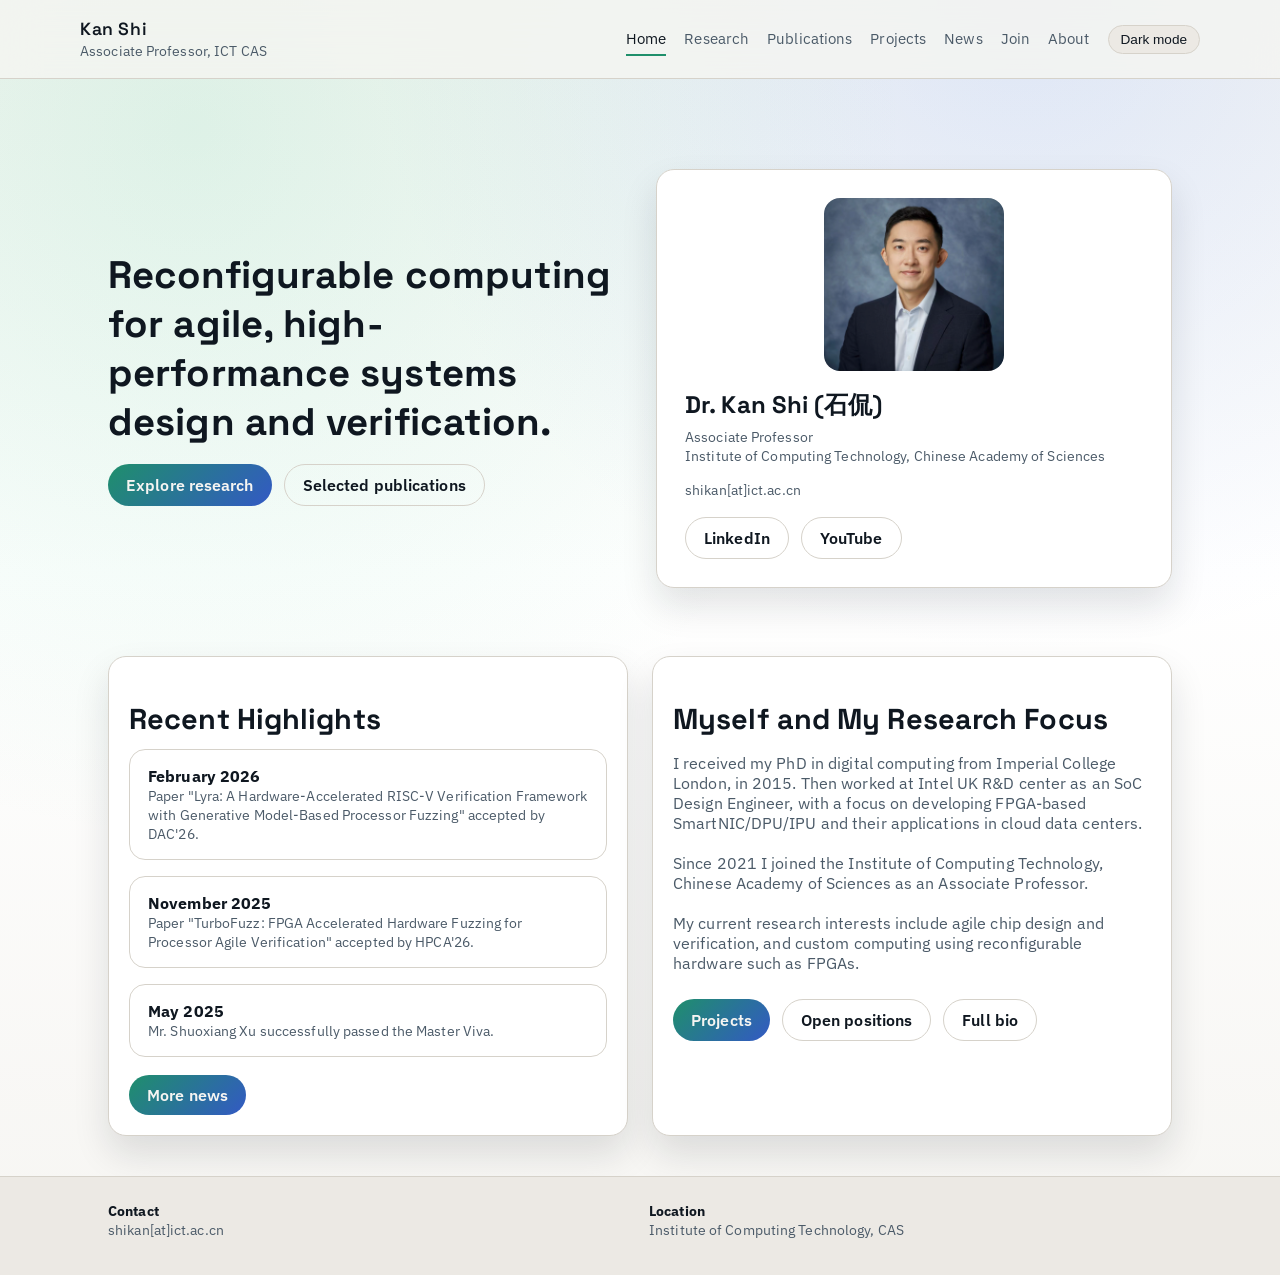
<file: index.html>
<!DOCTYPE html>
<html lang="en" data-theme="dark">
<head>
  <meta charset="utf-8">
  <meta name="viewport" content="width=device-width, initial-scale=1">
  <title>Kan Shi | Academic Portfolio</title>
  <link rel="preconnect" href="https://fonts.googleapis.com">
  <link rel="preconnect" href="https://fonts.gstatic.com" crossorigin>
  <link href="https://fonts.googleapis.com/css2?family=IBM+Plex+Sans:wght@400;500;600&family=Space+Grotesk:wght@500;600;700&display=swap" rel="stylesheet">
  <link rel="stylesheet" href="/css/site.css">
</head>
<body>
  <header class="site-header">
    <div class="container header-inner">
      <a class="brand" href="/">
        <span class="brand-title">Kan Shi</span>
        <span class="brand-subtitle">Associate Professor, ICT CAS</span>
      </a>
      <nav class="nav" aria-label="Primary">
        <a href="/">Home</a>
        <a href="/research/">Research</a>
        <a href="/publications/">Publications</a>
        <a href="/projects/">Projects</a>
        <a href="/news/">News</a>
        <a href="/join/">Join</a>
        <a href="/about/">About</a>
        <button class="theme-toggle" type="button" data-theme-toggle aria-pressed="true">Light mode</button>
      </nav>
    </div>
  </header>

  <main>
    <section class="hero">
      <div class="container hero-grid">
        <div>
          <h1 class="hero-title">Reconfigurable computing for agile, high-performance systems design and verification.</h1>
          <div class="cta-row">
            <a class="button" href="/research/">Explore research</a>
            <a class="button secondary" href="/publications/">Selected publications</a>
          </div>
        </div>
        <div class="hero-card">
          <img class="hero-portrait" src="/img/sk%20photo%202025.png" alt="Portrait of Kan Shi">
          <h2 style="margin: 8px 0 6px; font-family: var(--font-display);">Dr. Kan Shi (石侃)</h2>
          <div class="meta">Associate Professor</div>
          <div class="meta">Institute of Computing Technology, Chinese Academy of Sciences</div>
          <p class="meta">shikan[at]ict.ac.cn</p>
          <div class="cta-row">
            <a class="button secondary" href="https://www.linkedin.com/in/kan-shi-shilicon/" target="_blank" rel="noopener noreferrer">LinkedIn</a>
            <a class="button secondary" href="https://www.youtube.com/@laoshi_tec" target="_blank" rel="noopener noreferrer">YouTube</a>
          </div>
        </div>
      </div>
    </section>

    <section class="section">
      <div class="container two-col">
        <div class="card">
          <h2 class="section-title">Recent Highlights</h2>
          <!-- highlights:start -->
          <ul class="list stagger" style="margin: 0;">
            <li>
            <strong>February 2026</strong>
            <div class="meta">Paper "Lyra: A Hardware-Accelerated RISC-V Verification Framework with Generative Model-Based Processor Fuzzing" accepted by DAC'26.</div>
            </li>
            <li>
            <strong>November 2025</strong>
            <div class="meta">Paper "TurboFuzz: FPGA Accelerated Hardware Fuzzing for Processor Agile Verification" accepted by HPCA'26.</div>
            </li>
            <li>
            <strong>May 2025</strong>
            <div class="meta">Mr. Shuoxiang Xu successfully passed the Master Viva.</div>
            </li>
          </ul>
          <!-- highlights:end -->
          <div class="cta-row">
            <a class="button" href="/news/">More news</a>
          </div>
        </div>
        <div class="card">
          <h2 class="section-title">Myself and My Research Focus</h2>
          <p class="section-subtitle">I received my PhD in digital computing from Imperial College London, in 2015. Then worked at Intel UK R&D center as an SoC Design Engineer, with a focus on developing FPGA-based SmartNIC/DPU/IPU and their applications in cloud data centers.<br><br>Since 2021 I joined the Institute of Computing Technology, Chinese Academy of Sciences as an Associate Professor.<br><br>My current research interests include agile chip design and verification, and custom computing using reconfigurable hardware such as FPGAs.</p>
          <div class="cta-row">
            <a class="button" href="/projects/">Projects</a>
            <a class="button secondary" href="/join/">Open positions</a>
            <a class="button secondary" href="/about/">Full bio</a>
          </div>
        </div>
      </div>
    </section>
  </main>

  <footer class="site-footer">
    <div class="container footer-grid">
      <div>
        <strong>Contact</strong>
        <div>shikan[at]ict.ac.cn</div>
      </div>
      <div>
        <strong>Location</strong>
        <div>Institute of Computing Technology, CAS</div>
      </div>
    </div>
  </footer>

  <script src="/js/site.js"></script>
</body>
</html>
</file>
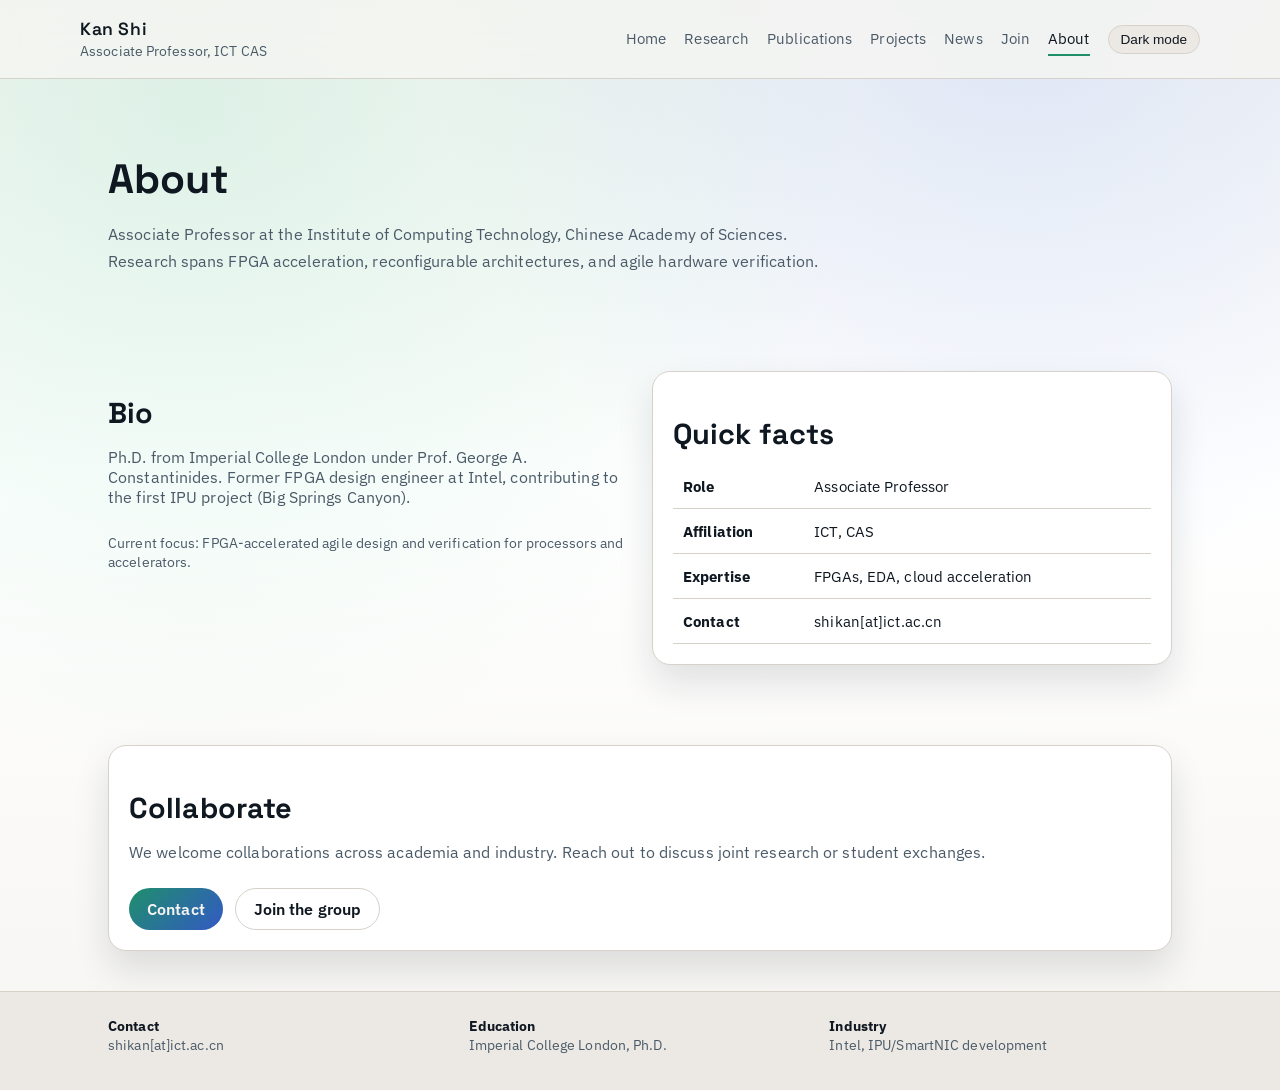
<file: about/index.html>
<!DOCTYPE html>
<html lang="en" data-theme="dark">
<head>
  <meta charset="utf-8">
  <meta name="viewport" content="width=device-width, initial-scale=1">
  <title>About | Kan Shi</title>
  <link rel="preconnect" href="https://fonts.googleapis.com">
  <link rel="preconnect" href="https://fonts.gstatic.com" crossorigin>
  <link href="https://fonts.googleapis.com/css2?family=IBM+Plex+Sans:wght@400;500;600&family=Space+Grotesk:wght@500;600;700&display=swap" rel="stylesheet">
  <link rel="stylesheet" href="/css/site.css">
</head>
<body>
  <header class="site-header">
    <div class="container header-inner">
      <a class="brand" href="/">
        <span class="brand-title">Kan Shi</span>
        <span class="brand-subtitle">Associate Professor, ICT CAS</span>
      </a>
      <nav class="nav" aria-label="Primary">
        <a href="/">Home</a>
        <a href="/research/">Research</a>
        <a href="/publications/">Publications</a>
        <a href="/projects/">Projects</a>
        <a href="/news/">News</a>
        <a href="/join/">Join</a>
        <a href="/about/">About</a>
        <button class="theme-toggle" type="button" data-theme-toggle aria-pressed="true">Light mode</button>
      </nav>
    </div>
  </header>

  <main>
    <section class="section">
      <div class="container">
        <h1 class="page-title">About</h1>
        <p class="page-intro">Associate Professor at the Institute of Computing Technology, Chinese Academy of Sciences. Research spans FPGA acceleration, reconfigurable architectures, and agile hardware verification.</p>
      </div>
    </section>

    <section class="section">
      <div class="container two-col">
        <div>
          <h2 class="section-title">Bio</h2>
          <p class="section-subtitle">Ph.D. from Imperial College London under Prof. George A. Constantinides. Former FPGA design engineer at Intel, contributing to the first IPU project (Big Springs Canyon).</p>
          <p class="meta">Current focus: FPGA-accelerated agile design and verification for processors and accelerators.</p>
        </div>
        <div class="card">
          <h2 class="section-title">Quick facts</h2>
          <table class="table">
            <tr><th>Role</th><td>Associate Professor</td></tr>
            <tr><th>Affiliation</th><td>ICT, CAS</td></tr>
            <tr><th>Expertise</th><td>FPGAs, EDA, cloud acceleration</td></tr>
            <tr><th>Contact</th><td>shikan[at]ict.ac.cn</td></tr>
          </table>
        </div>
      </div>
    </section>

    <section class="section">
      <div class="container">
        <div class="card">
          <h2 class="section-title">Collaborate</h2>
          <p class="section-subtitle">We welcome collaborations across academia and industry. Reach out to discuss joint research or student exchanges.</p>
          <div class="cta-row">
            <a class="button" href="mailto:shikan@ict.ac.cn">Contact</a>
            <a class="button secondary" href="/join/">Join the group</a>
          </div>
        </div>
      </div>
    </section>
  </main>

  <footer class="site-footer">
    <div class="container footer-grid">
      <div>
        <strong>Contact</strong>
        <div>shikan[at]ict.ac.cn</div>
      </div>
      <div>
        <strong>Education</strong>
        <div>Imperial College London, Ph.D.</div>
      </div>
      <div>
        <strong>Industry</strong>
        <div>Intel, IPU/SmartNIC development</div>
      </div>
    </div>
  </footer>

  <script src="/js/site.js"></script>
</body>
</html>
</file>
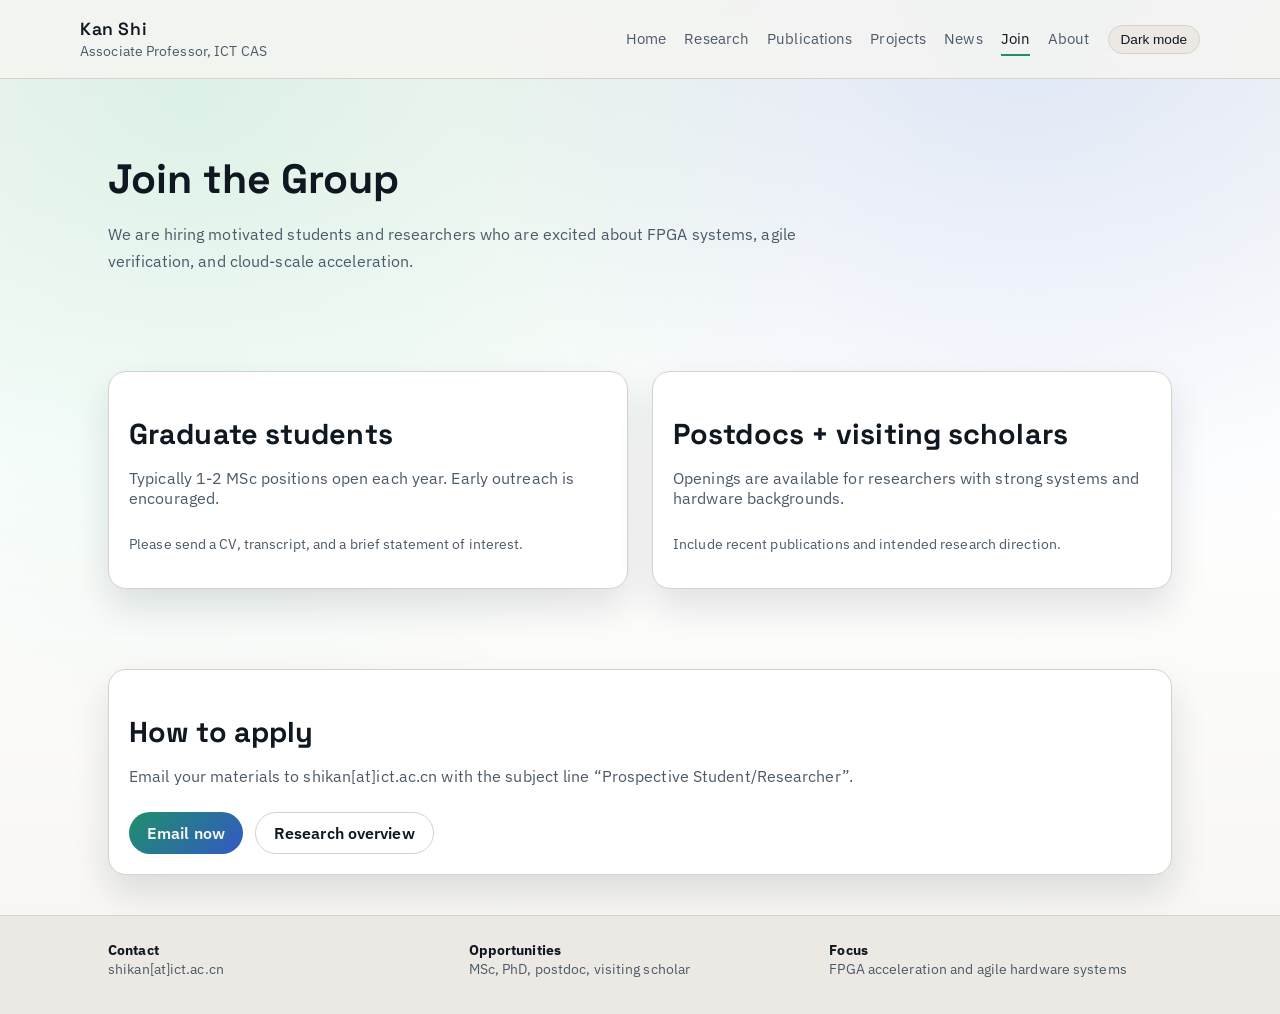
<file: join/index.html>
<!DOCTYPE html>
<html lang="en" data-theme="dark">
<head>
  <meta charset="utf-8">
  <meta name="viewport" content="width=device-width, initial-scale=1">
  <title>Join | Kan Shi</title>
  <link rel="preconnect" href="https://fonts.googleapis.com">
  <link rel="preconnect" href="https://fonts.gstatic.com" crossorigin>
  <link href="https://fonts.googleapis.com/css2?family=IBM+Plex+Sans:wght@400;500;600&family=Space+Grotesk:wght@500;600;700&display=swap" rel="stylesheet">
  <link rel="stylesheet" href="/css/site.css">
</head>
<body>
  <header class="site-header">
    <div class="container header-inner">
      <a class="brand" href="/">
        <span class="brand-title">Kan Shi</span>
        <span class="brand-subtitle">Associate Professor, ICT CAS</span>
      </a>
      <nav class="nav" aria-label="Primary">
        <a href="/">Home</a>
        <a href="/research/">Research</a>
        <a href="/publications/">Publications</a>
        <a href="/projects/">Projects</a>
        <a href="/news/">News</a>
        <a href="/join/">Join</a>
        <a href="/about/">About</a>
        <button class="theme-toggle" type="button" data-theme-toggle aria-pressed="true">Light mode</button>
      </nav>
    </div>
  </header>

  <main>
    <section class="section">
      <div class="container">
        <h1 class="page-title">Join the Group</h1>
        <p class="page-intro">We are hiring motivated students and researchers who are excited about FPGA systems, agile verification, and cloud-scale acceleration.</p>
      </div>
    </section>

    <section class="section">
      <div class="container two-col">
        <div class="card">
          <h2 class="section-title">Graduate students</h2>
          <p class="section-subtitle">Typically 1-2 MSc positions open each year. Early outreach is encouraged.</p>
          <p class="meta">Please send a CV, transcript, and a brief statement of interest.</p>
        </div>
        <div class="card">
          <h2 class="section-title">Postdocs + visiting scholars</h2>
          <p class="section-subtitle">Openings are available for researchers with strong systems and hardware backgrounds.</p>
          <p class="meta">Include recent publications and intended research direction.</p>
        </div>
      </div>
    </section>

    <section class="section">
      <div class="container">
        <div class="card">
          <h2 class="section-title">How to apply</h2>
          <p class="section-subtitle">Email your materials to shikan[at]ict.ac.cn with the subject line “Prospective Student/Researcher”.</p>
          <div class="cta-row">
            <a class="button" href="mailto:shikan@ict.ac.cn">Email now</a>
            <a class="button secondary" href="/research/">Research overview</a>
          </div>
        </div>
      </div>
    </section>
  </main>

  <footer class="site-footer">
    <div class="container footer-grid">
      <div>
        <strong>Contact</strong>
        <div>shikan[at]ict.ac.cn</div>
      </div>
      <div>
        <strong>Opportunities</strong>
        <div>MSc, PhD, postdoc, visiting scholar</div>
      </div>
      <div>
        <strong>Focus</strong>
        <div>FPGA acceleration and agile hardware systems</div>
      </div>
    </div>
  </footer>

  <script src="/js/site.js"></script>
</body>
</html>
</file>
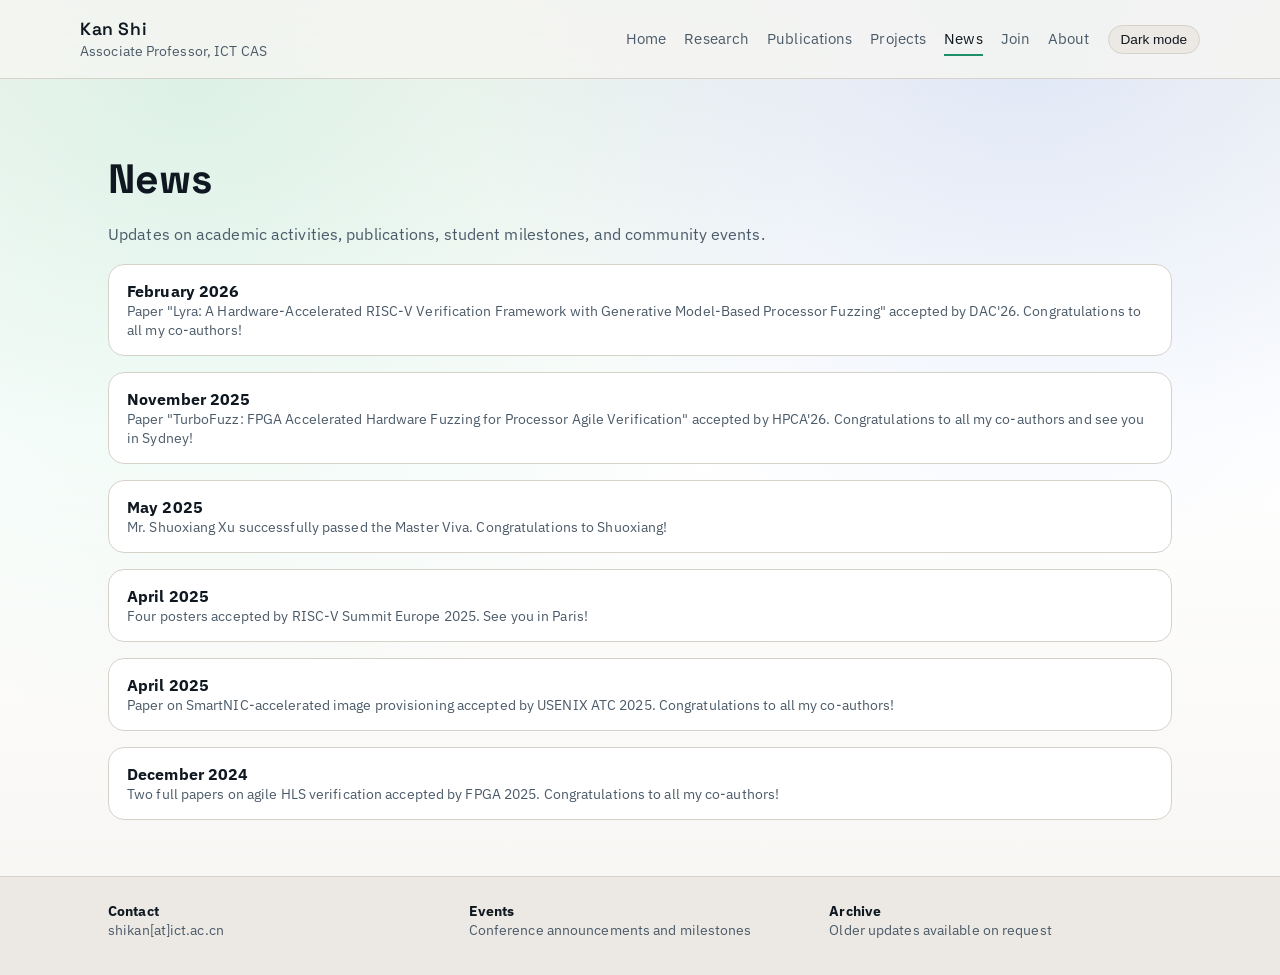
<file: news/index.html>
<!DOCTYPE html>
<html lang="en" data-theme="dark">
<head>
  <meta charset="utf-8">
  <meta name="viewport" content="width=device-width, initial-scale=1">
  <title>News | Kan Shi</title>
  <link rel="preconnect" href="https://fonts.googleapis.com">
  <link rel="preconnect" href="https://fonts.gstatic.com" crossorigin>
  <link href="https://fonts.googleapis.com/css2?family=IBM+Plex+Sans:wght@400;500;600&family=Space+Grotesk:wght@500;600;700&display=swap" rel="stylesheet">
  <link rel="stylesheet" href="/css/site.css">
</head>
<body>
  <header class="site-header">
    <div class="container header-inner">
      <a class="brand" href="/">
        <span class="brand-title">Kan Shi</span>
        <span class="brand-subtitle">Associate Professor, ICT CAS</span>
      </a>
      <nav class="nav" aria-label="Primary">
        <a href="/">Home</a>
        <a href="/research/">Research</a>
        <a href="/publications/">Publications</a>
        <a href="/projects/">Projects</a>
        <a href="/news/">News</a>
        <a href="/join/">Join</a>
        <a href="/about/">About</a>
        <button class="theme-toggle" type="button" data-theme-toggle aria-pressed="true">Light mode</button>
      </nav>
    </div>
  </header>

  <main>
    <section class="section section-tight-bottom">
      <div class="container">
        <h1 class="page-title">News</h1>
        <p class="page-intro publication-intro">Updates on academic activities, publications, student milestones, and community events.</p>
      </div>
    </section>

    <section class="section section-tight-top">
      <div class="container">
        <ul class="list stagger">
          <li>
            <strong>February 2026</strong>
            <div class="meta">Paper "Lyra: A Hardware-Accelerated RISC-V Verification Framework with Generative Model-Based Processor Fuzzing" accepted by DAC'26. Congratulations to all my co-authors! </div>
          </li>
          <li>
            <strong>November 2025</strong>
            <div class="meta">Paper "TurboFuzz: FPGA Accelerated Hardware Fuzzing for Processor Agile Verification" accepted by HPCA'26. Congratulations to all my co-authors and see you in Sydney!</div>
          </li>
          <li>
            <strong>May 2025</strong>
            <div class="meta">Mr. Shuoxiang Xu successfully passed the Master Viva. Congratulations to Shuoxiang!</div>
          </li>
          <li>
            <strong>April 2025</strong>
            <div class="meta">Four posters accepted by RISC-V Summit Europe 2025. See you in Paris!</div>
          </li>
          <li>
            <strong>April 2025</strong>
            <div class="meta">Paper on SmartNIC-accelerated image provisioning accepted by USENIX ATC 2025. Congratulations to all my co-authors!</div>
          </li>
          <li>
            <strong>December 2024</strong>
            <div class="meta">Two full papers on agile HLS verification accepted by FPGA 2025. Congratulations to all my co-authors!</div>
          </li>
        </ul>
      </div>
    </section>
  </main>

  <footer class="site-footer">
    <div class="container footer-grid">
      <div>
        <strong>Contact</strong>
        <div>shikan[at]ict.ac.cn</div>
      </div>
      <div>
        <strong>Events</strong>
        <div>Conference announcements and milestones</div>
      </div>
      <div>
        <strong>Archive</strong>
        <div>Older updates available on request</div>
      </div>
    </div>
  </footer>

  <script src="/js/site.js"></script>
</body>
</html>
</file>
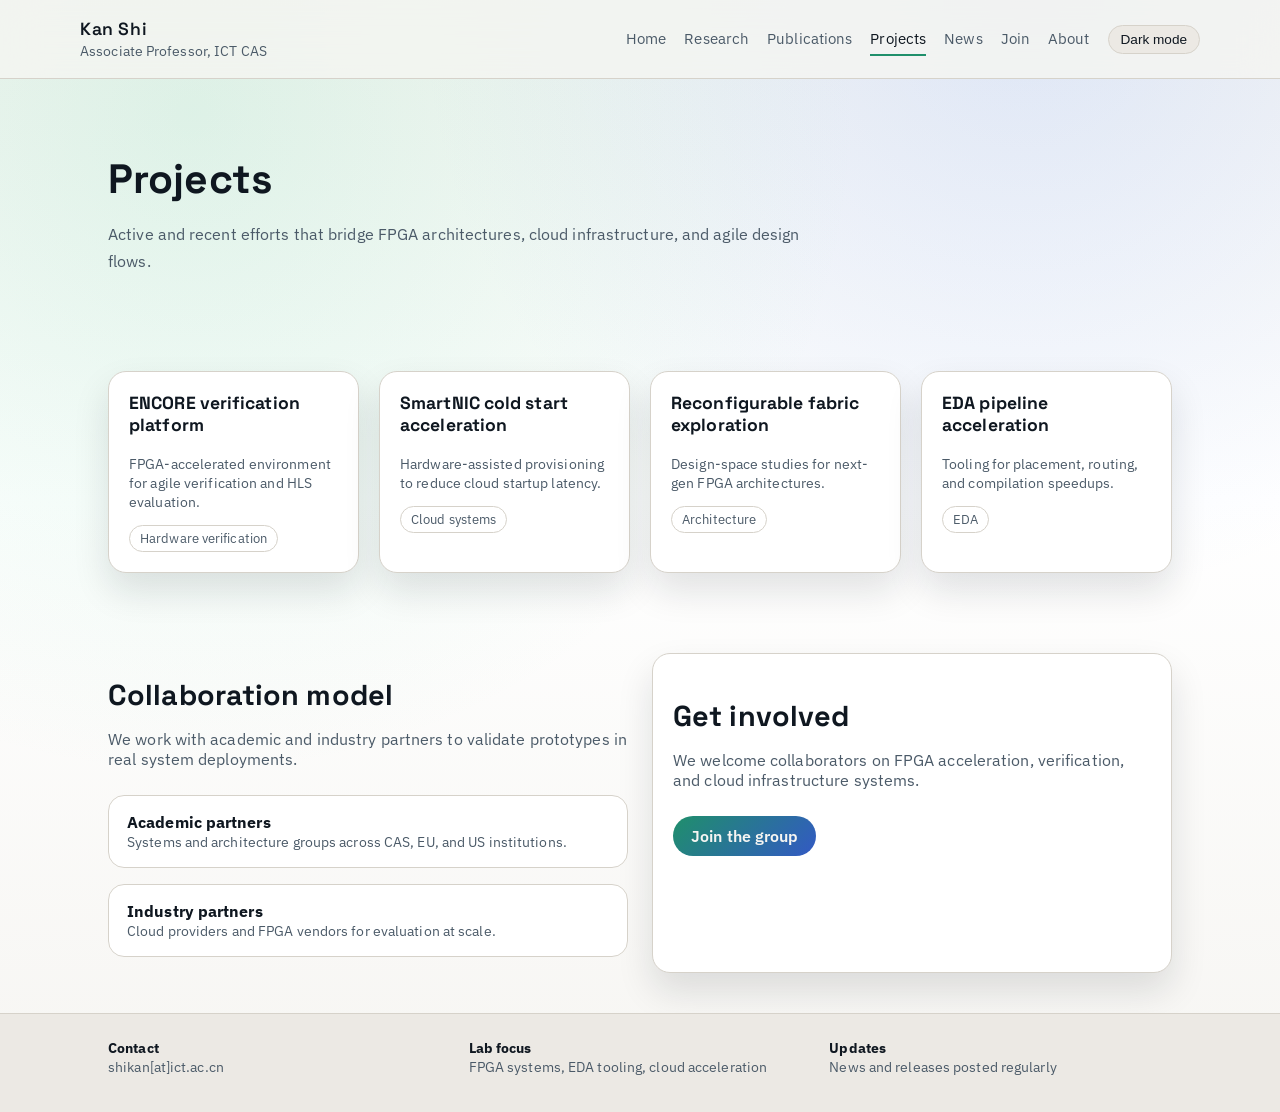
<file: projects/index.html>
<!DOCTYPE html>
<html lang="en" data-theme="dark">
<head>
  <meta charset="utf-8">
  <meta name="viewport" content="width=device-width, initial-scale=1">
  <title>Projects | Kan Shi</title>
  <link rel="preconnect" href="https://fonts.googleapis.com">
  <link rel="preconnect" href="https://fonts.gstatic.com" crossorigin>
  <link href="https://fonts.googleapis.com/css2?family=IBM+Plex+Sans:wght@400;500;600&family=Space+Grotesk:wght@500;600;700&display=swap" rel="stylesheet">
  <link rel="stylesheet" href="/css/site.css">
</head>
<body>
  <header class="site-header">
    <div class="container header-inner">
      <a class="brand" href="/">
        <span class="brand-title">Kan Shi</span>
        <span class="brand-subtitle">Associate Professor, ICT CAS</span>
      </a>
      <nav class="nav" aria-label="Primary">
        <a href="/">Home</a>
        <a href="/research/">Research</a>
        <a href="/publications/">Publications</a>
        <a href="/projects/">Projects</a>
        <a href="/news/">News</a>
        <a href="/join/">Join</a>
        <a href="/about/">About</a>
        <button class="theme-toggle" type="button" data-theme-toggle aria-pressed="true">Light mode</button>
      </nav>
    </div>
  </header>

  <main>
    <section class="section">
      <div class="container">
        <h1 class="page-title">Projects</h1>
        <p class="page-intro">Active and recent efforts that bridge FPGA architectures, cloud infrastructure, and agile design flows.</p>
      </div>
    </section>

    <section class="section">
      <div class="container card-grid">
        <article class="card">
          <h3>ENCORE verification platform</h3>
          <p class="meta">FPGA-accelerated environment for agile verification and HLS evaluation.</p>
          <span class="tag">Hardware verification</span>
        </article>
        <article class="card">
          <h3>SmartNIC cold start acceleration</h3>
          <p class="meta">Hardware-assisted provisioning to reduce cloud startup latency.</p>
          <span class="tag">Cloud systems</span>
        </article>
        <article class="card">
          <h3>Reconfigurable fabric exploration</h3>
          <p class="meta">Design-space studies for next-gen FPGA architectures.</p>
          <span class="tag">Architecture</span>
        </article>
        <article class="card">
          <h3>EDA pipeline acceleration</h3>
          <p class="meta">Tooling for placement, routing, and compilation speedups.</p>
          <span class="tag">EDA</span>
        </article>
      </div>
    </section>

    <section class="section">
      <div class="container two-col">
        <div>
          <h2 class="section-title">Collaboration model</h2>
          <p class="section-subtitle">We work with academic and industry partners to validate prototypes in real system deployments.</p>
          <ul class="list stagger">
            <li><strong>Academic partners</strong><div class="meta">Systems and architecture groups across CAS, EU, and US institutions.</div></li>
            <li><strong>Industry partners</strong><div class="meta">Cloud providers and FPGA vendors for evaluation at scale.</div></li>
          </ul>
        </div>
        <div class="card">
          <h2 class="section-title">Get involved</h2>
          <p class="section-subtitle">We welcome collaborators on FPGA acceleration, verification, and cloud infrastructure systems.</p>
          <div class="cta-row">
            <a class="button" href="/join/">Join the group</a>
          </div>
        </div>
      </div>
    </section>
  </main>

  <footer class="site-footer">
    <div class="container footer-grid">
      <div>
        <strong>Contact</strong>
        <div>shikan[at]ict.ac.cn</div>
      </div>
      <div>
        <strong>Lab focus</strong>
        <div>FPGA systems, EDA tooling, cloud acceleration</div>
      </div>
      <div>
        <strong>Updates</strong>
        <div>News and releases posted regularly</div>
      </div>
    </div>
  </footer>

  <script src="/js/site.js"></script>
</body>
</html>
</file>
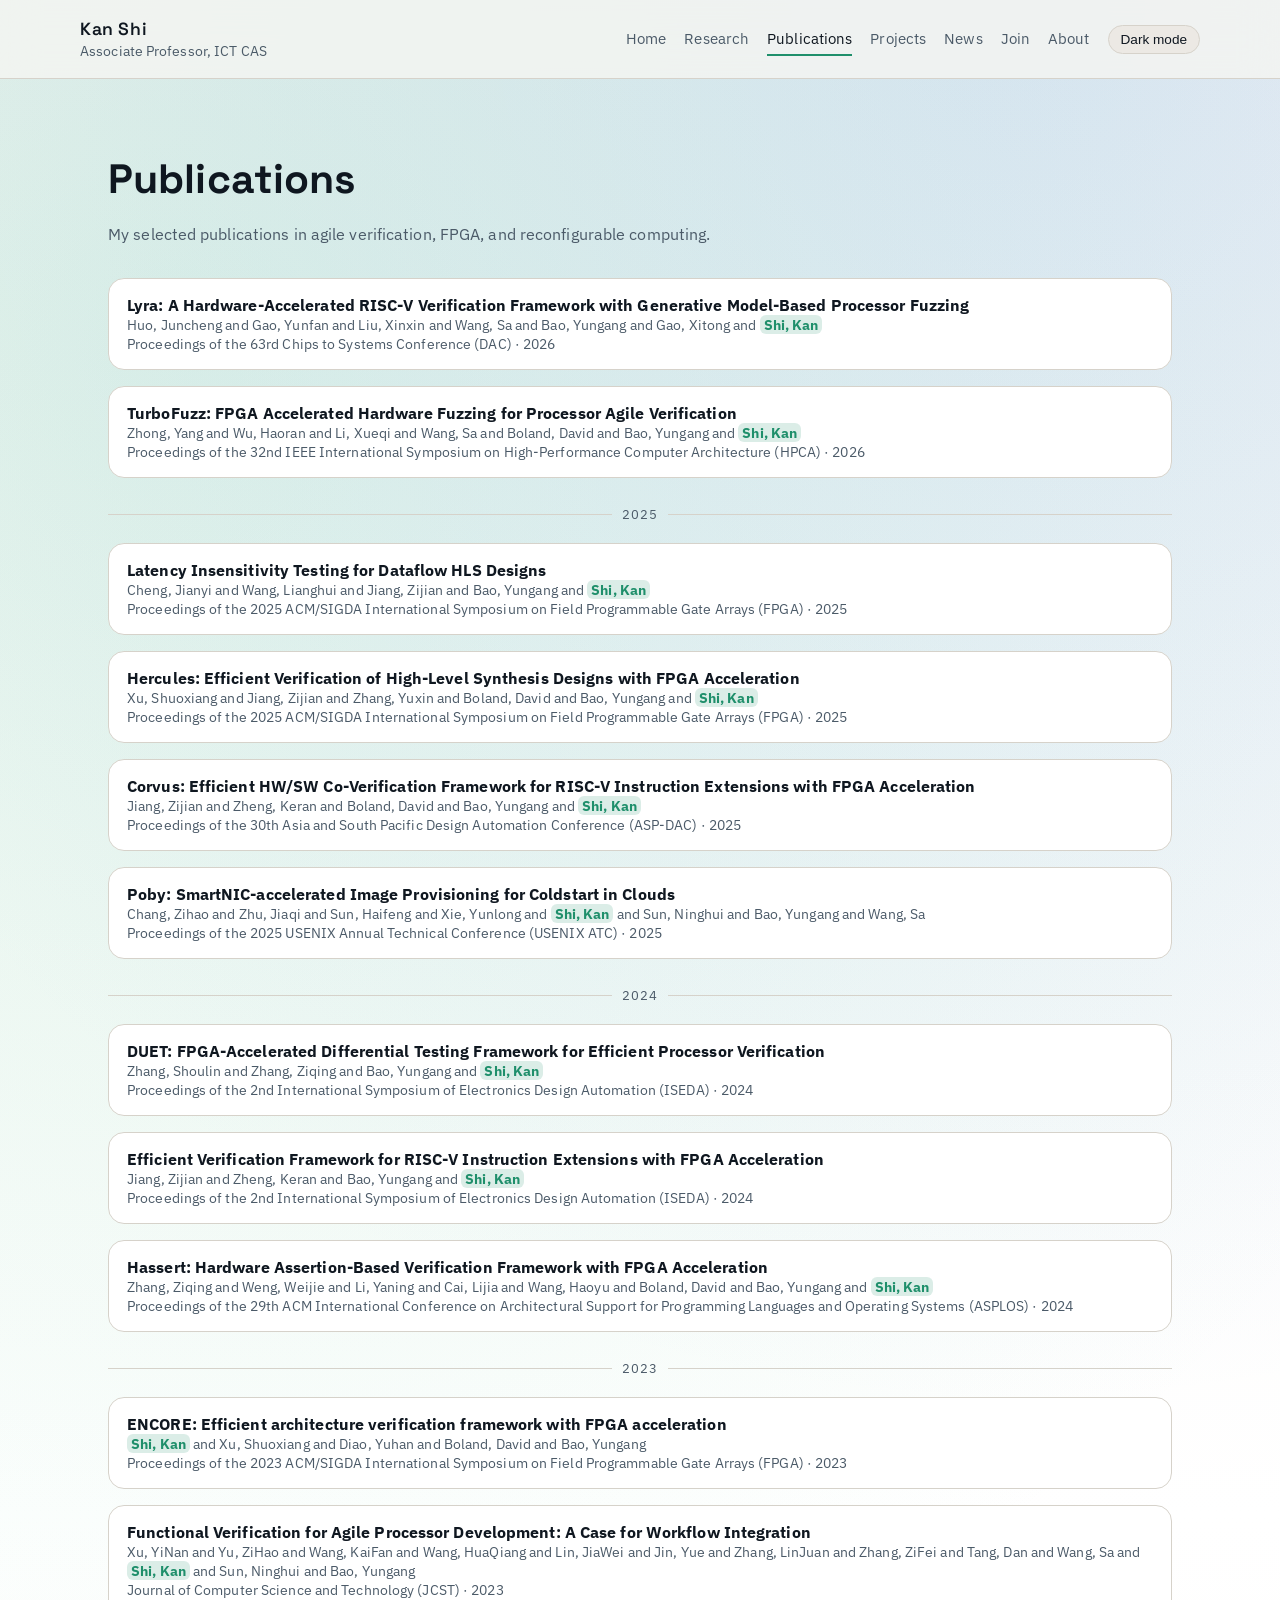
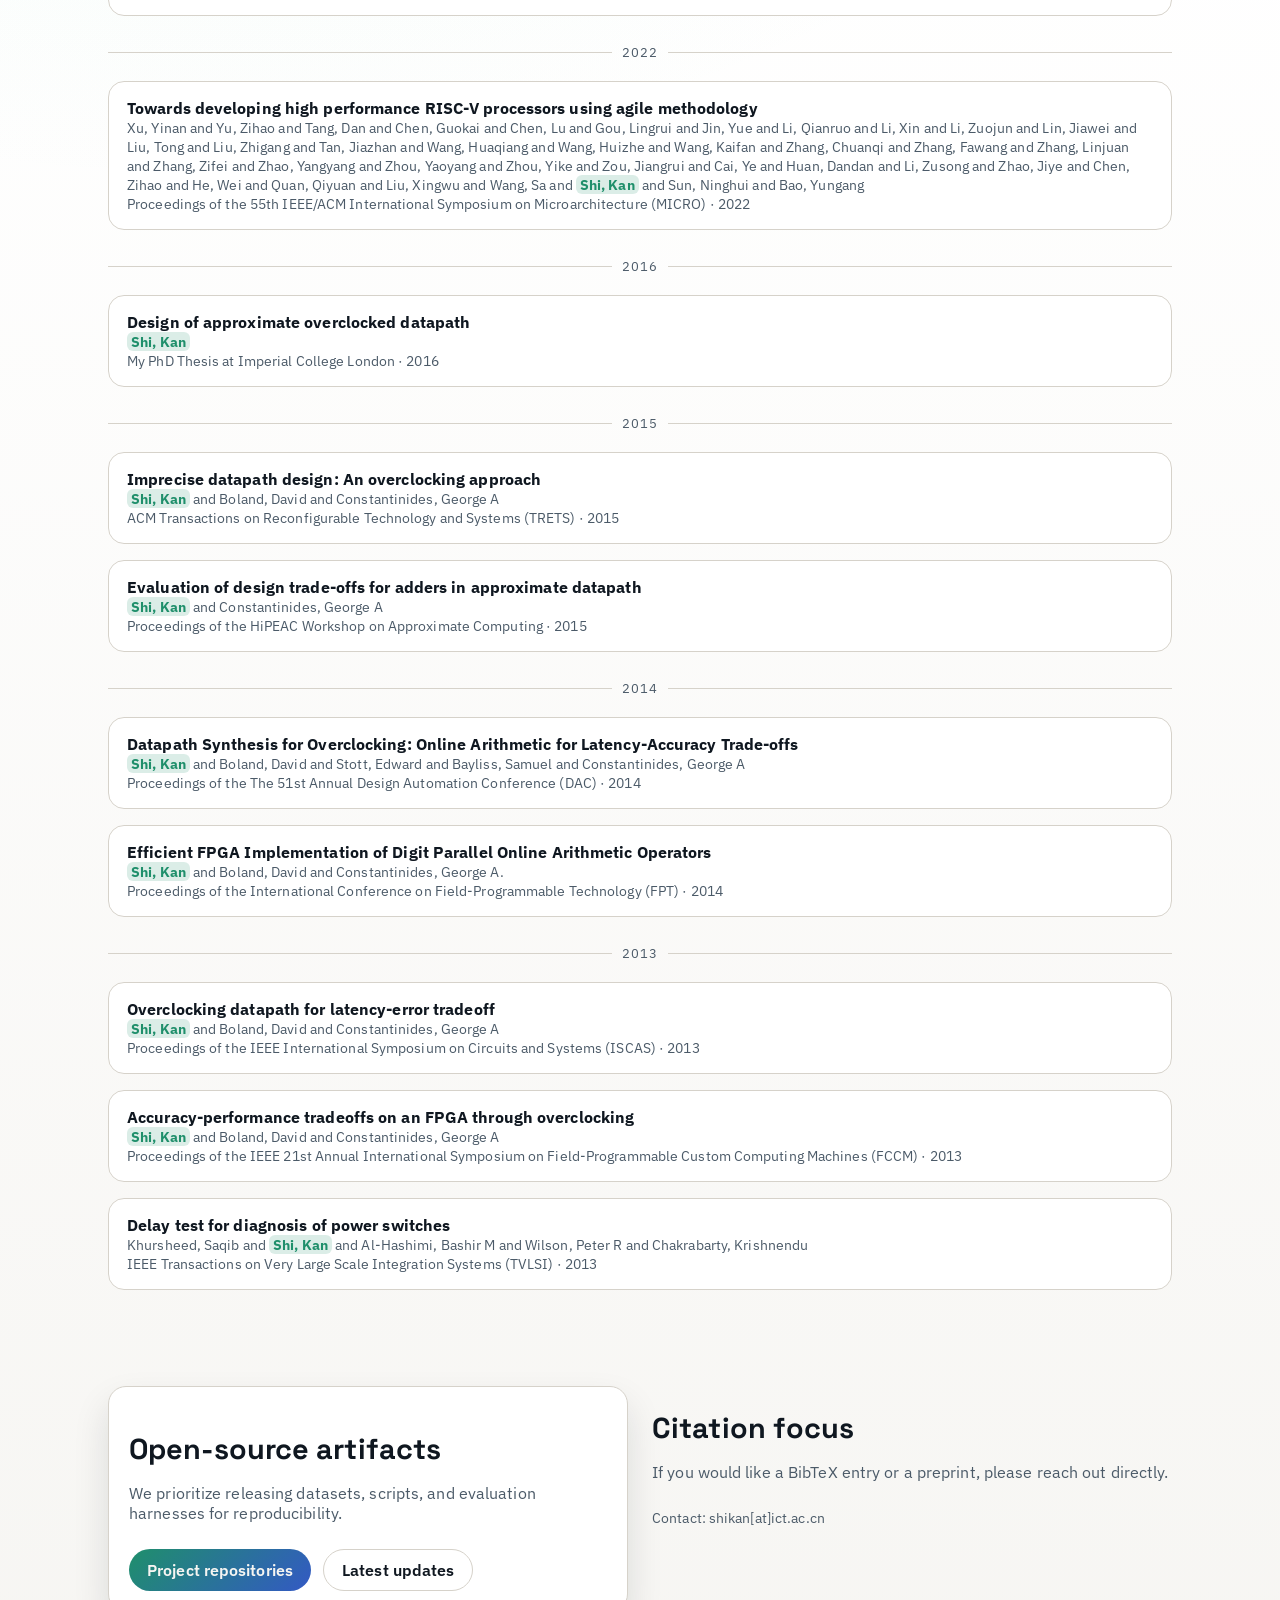
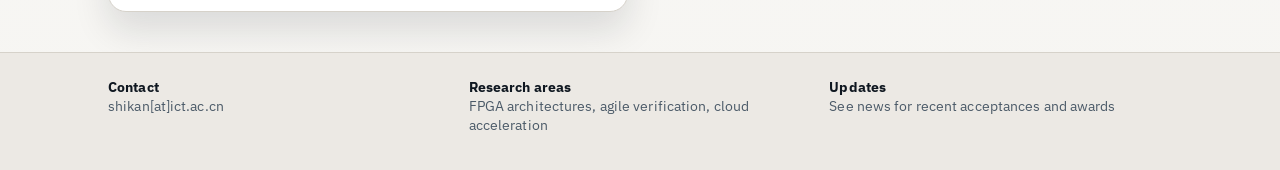
<file: publications/index.html>
<!DOCTYPE html>
<html lang="en" data-theme="dark">
<head>
  <meta charset="utf-8">
  <meta name="viewport" content="width=device-width, initial-scale=1">
  <title>Publications | Kan Shi</title>
  <link rel="preconnect" href="https://fonts.googleapis.com">
  <link rel="preconnect" href="https://fonts.gstatic.com" crossorigin>
  <link href="https://fonts.googleapis.com/css2?family=IBM+Plex+Sans:wght@400;500;600&family=Space+Grotesk:wght@500;600;700&display=swap" rel="stylesheet">
  <link rel="stylesheet" href="/css/site.css">
</head>
<body>
  <header class="site-header">
    <div class="container header-inner">
      <a class="brand" href="/">
        <span class="brand-title">Kan Shi</span>
        <span class="brand-subtitle">Associate Professor, ICT CAS</span>
      </a>
      <nav class="nav" aria-label="Primary">
        <a href="/">Home</a>
        <a href="/research/">Research</a>
        <a href="/publications/">Publications</a>
        <a href="/projects/">Projects</a>
        <a href="/news/">News</a>
        <a href="/join/">Join</a>
        <a href="/about/">About</a>
        <button class="theme-toggle" type="button" data-theme-toggle aria-pressed="true">Light mode</button>
      </nav>
    </div>
  </header>

  <main>
    <section class="section section-tight-bottom">
      <div class="container">
        <h1 class="page-title">Publications</h1>
        <p class="page-intro publication-intro">My selected publications in agile verification, FPGA, and reconfigurable computing.</p>
      </div>
    </section>

    <section class="section section-tight-top">
      <div class="container">
        <ul class="list stagger publication-list">
          <li>
            <strong>Lyra: A Hardware-Accelerated RISC-V Verification Framework with Generative Model-Based Processor Fuzzing</strong>
            <div class="meta">Huo, Juncheng and Gao, Yunfan and Liu, Xinxin and Wang, Sa and Bao, Yungang and Gao, Xitong and <span class="author-me">Shi, Kan</span></div>
            <div class="meta">Proceedings of the 63rd Chips to Systems Conference (DAC) · 2026</div>
          </li>
          <li>
            <strong>TurboFuzz: FPGA Accelerated Hardware Fuzzing for Processor Agile Verification</strong>
            <div class="meta">Zhong, Yang and Wu, Haoran and Li, Xueqi and Wang, Sa and Boland, David and Bao, Yungang and <span class="author-me">Shi, Kan</span></div>
            <div class="meta">Proceedings of the 32nd IEEE International Symposium on High-Performance Computer Architecture (HPCA) · 2026</div>
          </li>
          <li class="year-divider" aria-hidden="true"><span>2025</span></li>
          <li>
            <strong>Latency Insensitivity Testing for Dataflow HLS Designs</strong>
            <div class="meta">Cheng, Jianyi and Wang, Lianghui and Jiang, Zijian and Bao, Yungang and <span class="author-me">Shi, Kan</span></div>
            <div class="meta">Proceedings of the 2025 ACM/SIGDA International Symposium on Field Programmable Gate Arrays (FPGA) · 2025</div>
          </li>
          <li>
            <strong>Hercules: Efficient Verification of High-Level Synthesis Designs with FPGA Acceleration</strong>
            <div class="meta">Xu, Shuoxiang and Jiang, Zijian and Zhang, Yuxin and Boland, David and Bao, Yungang and <span class="author-me">Shi, Kan</span></div>
            <div class="meta">Proceedings of the 2025 ACM/SIGDA International Symposium on Field Programmable Gate Arrays (FPGA) · 2025</div>
          </li>
          <li>
            <strong>Corvus: Efficient HW/SW Co-Verification Framework for RISC-V Instruction Extensions with FPGA Acceleration</strong>
            <div class="meta">Jiang, Zijian and Zheng, Keran and Boland, David and Bao, Yungang and <span class="author-me">Shi, Kan</span></div>
            <div class="meta">Proceedings of the 30th Asia and South Pacific Design Automation Conference (ASP-DAC) · 2025</div>
          </li>
          <li>
            <strong>Poby: SmartNIC-accelerated Image Provisioning for Coldstart in Clouds</strong>
            <div class="meta">Chang, Zihao and Zhu, Jiaqi and Sun, Haifeng and Xie, Yunlong and <span class="author-me">Shi, Kan</span> and Sun, Ninghui and Bao, Yungang and Wang, Sa</div>
            <div class="meta">Proceedings of the 2025 USENIX Annual Technical Conference (USENIX ATC) · 2025</div>
          </li>
          <li class="year-divider" aria-hidden="true"><span>2024</span></li>
          <li>
            <strong>DUET: FPGA-Accelerated Differential Testing Framework for Efficient Processor Verification</strong>
            <div class="meta">Zhang, Shoulin and Zhang, Ziqing and Bao, Yungang and <span class="author-me">Shi, Kan</span></div>
            <div class="meta">Proceedings of the 2nd International Symposium of Electronics Design Automation (ISEDA) · 2024</div>
          </li>
          <li>
            <strong>Efficient Verification Framework for RISC-V Instruction Extensions with FPGA Acceleration</strong>
            <div class="meta">Jiang, Zijian and Zheng, Keran and Bao, Yungang and <span class="author-me">Shi, Kan</span></div>
            <div class="meta">Proceedings of the 2nd International Symposium of Electronics Design Automation (ISEDA) · 2024</div>
          </li>
          <li>
            <strong>Hassert: Hardware Assertion-Based Verification Framework with FPGA Acceleration</strong>
            <div class="meta">Zhang, Ziqing and Weng, Weijie and Li, Yaning and Cai, Lijia and Wang, Haoyu and Boland, David and Bao, Yungang and <span class="author-me">Shi, Kan</span></div>
            <div class="meta">Proceedings of the 29th ACM International Conference on Architectural Support for Programming Languages and Operating Systems (ASPLOS) · 2024</div>
          </li>
          <li class="year-divider" aria-hidden="true"><span>2023</span></li>
          <li>
            <strong>ENCORE: Efficient architecture verification framework with FPGA acceleration</strong>
            <div class="meta"><span class="author-me">Shi, Kan</span> and Xu, Shuoxiang and Diao, Yuhan and Boland, David and Bao, Yungang</div>
            <div class="meta">Proceedings of the 2023 ACM/SIGDA International Symposium on Field Programmable Gate Arrays (FPGA) · 2023</div>
          </li>
          <li>
            <strong>Functional Verification for Agile Processor Development: A Case for Workflow Integration</strong>
            <div class="meta">Xu, YiNan and Yu, ZiHao and Wang, KaiFan and Wang, HuaQiang and Lin, JiaWei and Jin, Yue and Zhang, LinJuan and Zhang, ZiFei and Tang, Dan and Wang, Sa and <span class="author-me">Shi, Kan</span> and Sun, Ninghui and Bao, Yungang</div>
            <div class="meta">Journal of Computer Science and Technology (JCST) · 2023</div>
          </li>
          <li class="year-divider" aria-hidden="true"><span>2022</span></li>
          <li>
            <strong>Towards developing high performance RISC-V processors using agile methodology</strong>
            <div class="meta">Xu, Yinan and Yu, Zihao and Tang, Dan and Chen, Guokai and Chen, Lu and Gou, Lingrui and Jin, Yue and Li, Qianruo and Li, Xin and Li, Zuojun and Lin, Jiawei and Liu, Tong and Liu, Zhigang and Tan, Jiazhan and Wang, Huaqiang and Wang, Huizhe and Wang, Kaifan and Zhang, Chuanqi and Zhang, Fawang and Zhang, Linjuan and Zhang, Zifei and Zhao, Yangyang and Zhou, Yaoyang and Zhou, Yike and Zou, Jiangrui and Cai, Ye and Huan, Dandan and Li, Zusong and Zhao, Jiye and Chen, Zihao and He, Wei and Quan, Qiyuan and Liu, Xingwu and Wang, Sa and <span class="author-me">Shi, Kan</span> and Sun, Ninghui and Bao, Yungang</div>
            <div class="meta">Proceedings of the 55th IEEE/ACM International Symposium on Microarchitecture (MICRO) · 2022</div>
          </li>
          <li class="year-divider" aria-hidden="true"><span>2016</span></li>
          <li>
            <strong>Design of approximate overclocked datapath</strong>
            <div class="meta"><span class="author-me">Shi, Kan</span></div>
            <div class="meta">My PhD Thesis at Imperial College London · 2016</div>
          </li>
          <li class="year-divider" aria-hidden="true"><span>2015</span></li>
          <li>
            <strong>Imprecise datapath design: An overclocking approach</strong>
            <div class="meta"><span class="author-me">Shi, Kan</span> and Boland, David and Constantinides, George A</div>
            <div class="meta">ACM Transactions on Reconfigurable Technology and Systems (TRETS) · 2015</div>
          </li>
          <li>
            <strong>Evaluation of design trade-offs for adders in approximate datapath</strong>
            <div class="meta"><span class="author-me">Shi, Kan</span> and Constantinides, George A</div>
            <div class="meta">Proceedings of the HiPEAC Workshop on Approximate Computing · 2015</div>
          </li>
          <li class="year-divider" aria-hidden="true"><span>2014</span></li>
          <li>
            <strong>Datapath Synthesis for Overclocking: Online Arithmetic for Latency-Accuracy Trade-offs</strong>
            <div class="meta"><span class="author-me">Shi, Kan</span> and Boland, David and Stott, Edward and Bayliss, Samuel and Constantinides, George A</div>
            <div class="meta">Proceedings of the The 51st Annual Design Automation Conference (DAC) · 2014</div>
          </li>
          <li>
            <strong>Efficient FPGA Implementation of Digit Parallel Online Arithmetic Operators</strong>
            <div class="meta"><span class="author-me">Shi, Kan</span> and Boland, David and Constantinides, George A.</div>
            <div class="meta">Proceedings of the International Conference on Field-Programmable Technology (FPT) · 2014</div>
          </li>
          <li class="year-divider" aria-hidden="true"><span>2013</span></li>
          <li>
            <strong>Overclocking datapath for latency-error tradeoff</strong>
            <div class="meta"><span class="author-me">Shi, Kan</span> and Boland, David and Constantinides, George A</div>
            <div class="meta">Proceedings of the IEEE International Symposium on Circuits and Systems (ISCAS) · 2013</div>
          </li>
          <li>
            <strong>Accuracy-performance tradeoffs on an FPGA through overclocking</strong>
            <div class="meta"><span class="author-me">Shi, Kan</span> and Boland, David and Constantinides, George A</div>
            <div class="meta">Proceedings of the IEEE 21st Annual International Symposium on Field-Programmable Custom Computing Machines (FCCM) · 2013</div>
          </li>
          <li>
            <strong>Delay test for diagnosis of power switches</strong>
            <div class="meta">Khursheed, Saqib and <span class="author-me">Shi, Kan</span> and Al-Hashimi, Bashir M and Wilson, Peter R and Chakrabarty, Krishnendu</div>
            <div class="meta">IEEE Transactions on Very Large Scale Integration Systems (TVLSI) · 2013</div>
          </li>
        </ul>
      </div>
    </section>

    <section class="section">
      <div class="container two-col">
        <div class="card">
          <h2 class="section-title">Open-source artifacts</h2>
          <p class="section-subtitle">We prioritize releasing datasets, scripts, and evaluation harnesses for reproducibility.</p>
          <div class="cta-row">
            <a class="button" href="/projects/">Project repositories</a>
            <a class="button secondary" href="/news/">Latest updates</a>
          </div>
        </div>
        <div>
          <h2 class="section-title">Citation focus</h2>
          <p class="section-subtitle">If you would like a BibTeX entry or a preprint, please reach out directly.</p>
          <p class="meta">Contact: shikan[at]ict.ac.cn</p>
        </div>
      </div>
    </section>
  </main>

  <footer class="site-footer">
    <div class="container footer-grid">
      <div>
        <strong>Contact</strong>
        <div>shikan[at]ict.ac.cn</div>
      </div>
      <div>
        <strong>Research areas</strong>
        <div>FPGA architectures, agile verification, cloud acceleration</div>
      </div>
      <div>
        <strong>Updates</strong>
        <div>See news for recent acceptances and awards</div>
      </div>
    </div>
  </footer>

  <script src="/js/site.js"></script>
</body>
</html>
</file>
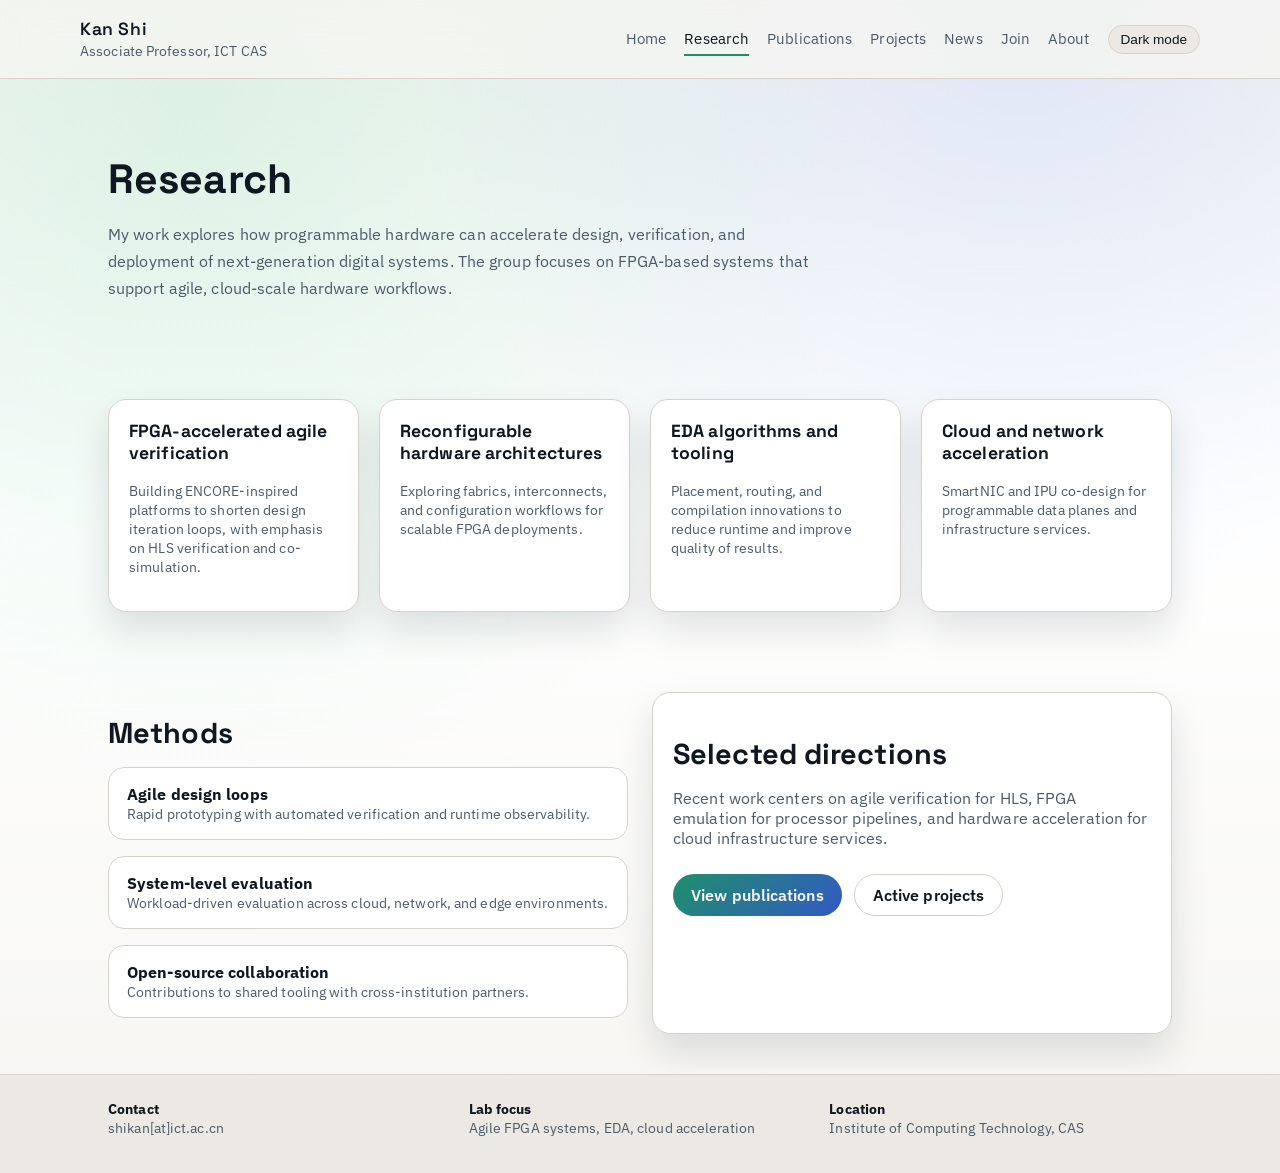
<file: research/index.html>
<!DOCTYPE html>
<html lang="en" data-theme="dark">
<head>
  <meta charset="utf-8">
  <meta name="viewport" content="width=device-width, initial-scale=1">
  <title>Research | Kan Shi</title>
  <link rel="preconnect" href="https://fonts.googleapis.com">
  <link rel="preconnect" href="https://fonts.gstatic.com" crossorigin>
  <link href="https://fonts.googleapis.com/css2?family=IBM+Plex+Sans:wght@400;500;600&family=Space+Grotesk:wght@500;600;700&display=swap" rel="stylesheet">
  <link rel="stylesheet" href="/css/site.css">
</head>
<body>
  <header class="site-header">
    <div class="container header-inner">
      <a class="brand" href="/">
        <span class="brand-title">Kan Shi</span>
        <span class="brand-subtitle">Associate Professor, ICT CAS</span>
      </a>
      <nav class="nav" aria-label="Primary">
        <a href="/">Home</a>
        <a href="/research/">Research</a>
        <a href="/publications/">Publications</a>
        <a href="/projects/">Projects</a>
        <a href="/news/">News</a>
        <a href="/join/">Join</a>
        <a href="/about/">About</a>
        <button class="theme-toggle" type="button" data-theme-toggle aria-pressed="true">Light mode</button>
      </nav>
    </div>
  </header>

  <main>
    <section class="section">
      <div class="container">
        <h1 class="page-title">Research</h1>
        <p class="page-intro">My work explores how programmable hardware can accelerate design, verification, and deployment of next-generation digital systems. The group focuses on FPGA-based systems that support agile, cloud-scale hardware workflows.</p>
      </div>
    </section>

    <section class="section">
      <div class="container card-grid">
        <article class="card">
          <h3>FPGA-accelerated agile verification</h3>
          <p class="meta">Building ENCORE-inspired platforms to shorten design iteration loops, with emphasis on HLS verification and co-simulation.</p>
        </article>
        <article class="card">
          <h3>Reconfigurable hardware architectures</h3>
          <p class="meta">Exploring fabrics, interconnects, and configuration workflows for scalable FPGA deployments.</p>
        </article>
        <article class="card">
          <h3>EDA algorithms and tooling</h3>
          <p class="meta">Placement, routing, and compilation innovations to reduce runtime and improve quality of results.</p>
        </article>
        <article class="card">
          <h3>Cloud and network acceleration</h3>
          <p class="meta">SmartNIC and IPU co-design for programmable data planes and infrastructure services.</p>
        </article>
      </div>
    </section>

    <section class="section">
      <div class="container two-col">
        <div>
          <h2 class="section-title">Methods</h2>
          <ul class="list stagger">
            <li>
              <strong>Agile design loops</strong>
              <div class="meta">Rapid prototyping with automated verification and runtime observability.</div>
            </li>
            <li>
              <strong>System-level evaluation</strong>
              <div class="meta">Workload-driven evaluation across cloud, network, and edge environments.</div>
            </li>
            <li>
              <strong>Open-source collaboration</strong>
              <div class="meta">Contributions to shared tooling with cross-institution partners.</div>
            </li>
          </ul>
        </div>
        <div class="card">
          <h2 class="section-title">Selected directions</h2>
          <p class="section-subtitle">Recent work centers on agile verification for HLS, FPGA emulation for processor pipelines, and hardware acceleration for cloud infrastructure services.</p>
          <div class="cta-row">
            <a class="button" href="/publications/">View publications</a>
            <a class="button secondary" href="/projects/">Active projects</a>
          </div>
        </div>
      </div>
    </section>
  </main>

  <footer class="site-footer">
    <div class="container footer-grid">
      <div>
        <strong>Contact</strong>
        <div>shikan[at]ict.ac.cn</div>
      </div>
      <div>
        <strong>Lab focus</strong>
        <div>Agile FPGA systems, EDA, cloud acceleration</div>
      </div>
      <div>
        <strong>Location</strong>
        <div>Institute of Computing Technology, CAS</div>
      </div>
    </div>
  </footer>

  <script src="/js/site.js"></script>
</body>
</html>
</file>
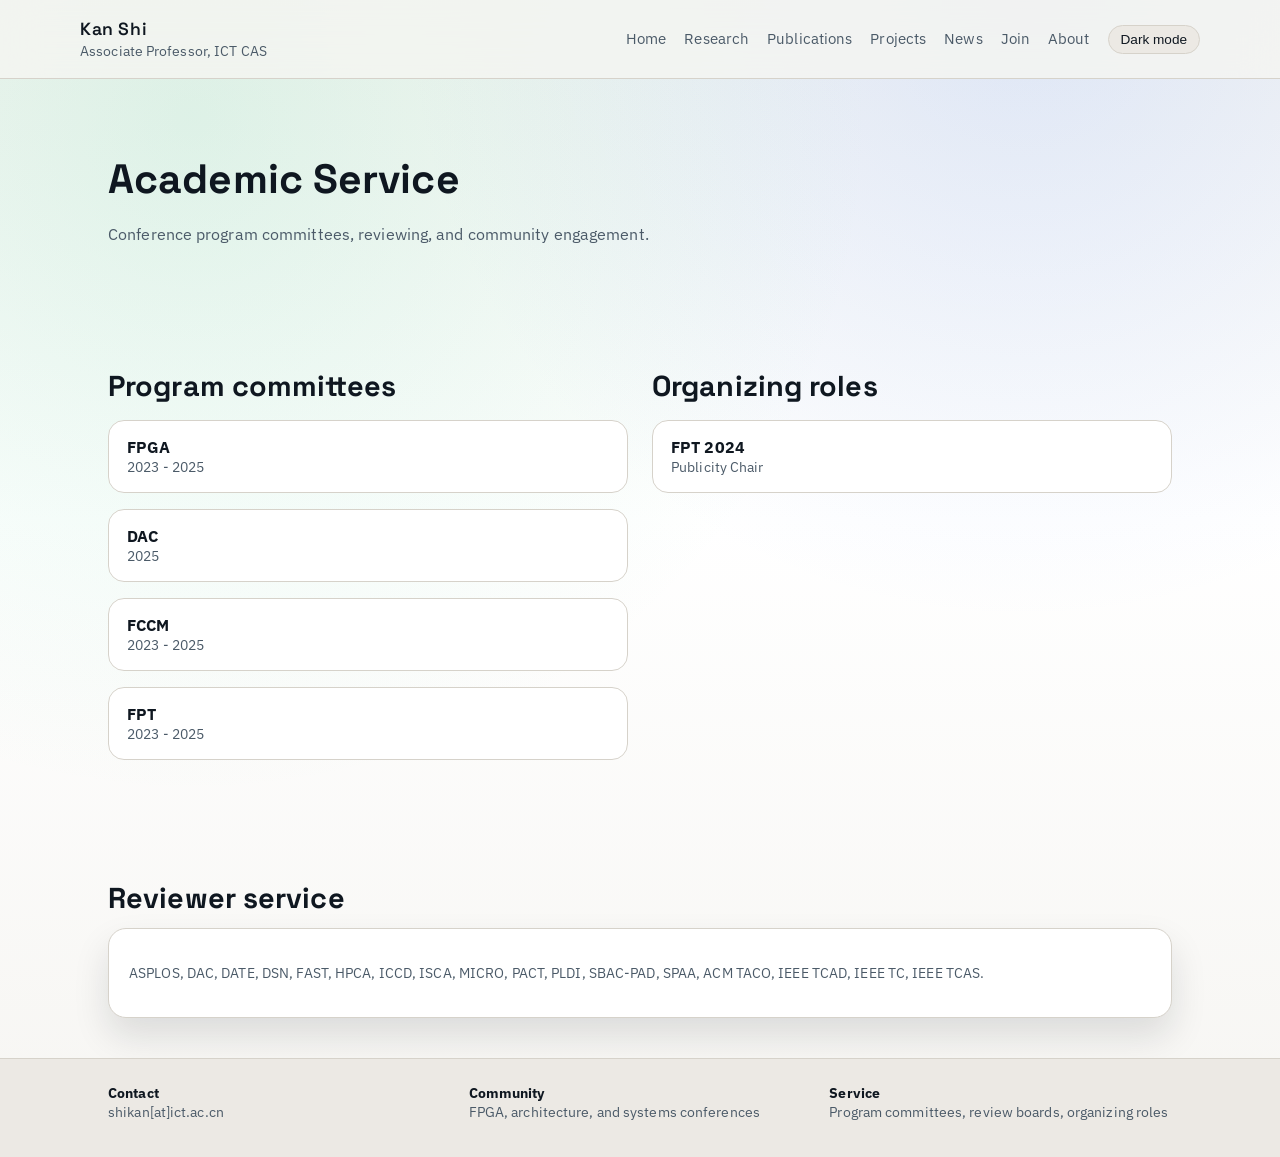
<file: service/index.html>
<!DOCTYPE html>
<html lang="en" data-theme="dark">
<head>
  <meta charset="utf-8">
  <meta name="viewport" content="width=device-width, initial-scale=1">
  <title>Service | Kan Shi</title>
  <link rel="preconnect" href="https://fonts.googleapis.com">
  <link rel="preconnect" href="https://fonts.gstatic.com" crossorigin>
  <link href="https://fonts.googleapis.com/css2?family=IBM+Plex+Sans:wght@400;500;600&family=Space+Grotesk:wght@500;600;700&display=swap" rel="stylesheet">
  <link rel="stylesheet" href="/css/site.css">
</head>
<body>
  <header class="site-header">
    <div class="container header-inner">
      <a class="brand" href="/">
        <span class="brand-title">Kan Shi</span>
        <span class="brand-subtitle">Associate Professor, ICT CAS</span>
      </a>
      <nav class="nav" aria-label="Primary">
        <a href="/">Home</a>
        <a href="/research/">Research</a>
        <a href="/publications/">Publications</a>
        <a href="/projects/">Projects</a>
        <a href="/news/">News</a>
        <a href="/join/">Join</a>
        <a href="/about/">About</a>
        <button class="theme-toggle" type="button" data-theme-toggle aria-pressed="true">Light mode</button>
      </nav>
    </div>
  </header>

  <main>
    <section class="section">
      <div class="container">
        <h1 class="page-title">Academic Service</h1>
        <p class="page-intro">Conference program committees, reviewing, and community engagement.</p>
      </div>
    </section>

    <section class="section">
      <div class="container two-col">
        <div>
          <h2 class="section-title">Program committees</h2>
          <ul class="list stagger">
            <li><strong>FPGA</strong><div class="meta">2023 - 2025</div></li>
            <li><strong>DAC</strong><div class="meta">2025</div></li>
            <li><strong>FCCM</strong><div class="meta">2023 - 2025</div></li>
            <li><strong>FPT</strong><div class="meta">2023 - 2025</div></li>
          </ul>
        </div>
        <div>
          <h2 class="section-title">Organizing roles</h2>
          <ul class="list stagger">
            <li><strong>FPT 2024</strong><div class="meta">Publicity Chair</div></li>
          </ul>
        </div>
      </div>
    </section>

    <section class="section">
      <div class="container">
        <h2 class="section-title">Reviewer service</h2>
        <div class="card">
          <p class="meta">ASPLOS, DAC, DATE, DSN, FAST, HPCA, ICCD, ISCA, MICRO, PACT, PLDI, SBAC-PAD, SPAA, ACM TACO, IEEE TCAD, IEEE TC, IEEE TCAS.</p>
        </div>
      </div>
    </section>
  </main>

  <footer class="site-footer">
    <div class="container footer-grid">
      <div>
        <strong>Contact</strong>
        <div>shikan[at]ict.ac.cn</div>
      </div>
      <div>
        <strong>Community</strong>
        <div>FPGA, architecture, and systems conferences</div>
      </div>
      <div>
        <strong>Service</strong>
        <div>Program committees, review boards, organizing roles</div>
      </div>
    </div>
  </footer>

  <script src="/js/site.js"></script>
</body>
</html>
</file>
<file: css/site.css>
:root {
  color-scheme: light dark;
  --bg: #0b1014;
  --bg-accent: #111a22;
  --surface: #141c24;
  --surface-muted: #0f161d;
  --text: #e6edf3;
  --text-muted: #b3beca;
  --accent: #65d6a6;
  --accent-2: #7aa7ff;
  --button-bg-start: #65d6a6;
  --button-bg-end: #7aa7ff;
  --button-text: #0b1014;
  --border: #22303c;
  --shadow: 0 16px 40px rgba(0, 0, 0, 0.35);
  --max-width: 1120px;
  --radius: 18px;
  --font-sans: "IBM Plex Sans", "Segoe UI", sans-serif;
  --font-display: "Space Grotesk", "Segoe UI", sans-serif;
}

:root[data-theme="light"] {
  color-scheme: light;
  --bg: #f6f5f2;
  --bg-accent: #ffffff;
  --surface: #ffffff;
  --surface-muted: #ece9e4;
  --text: #0f1720;
  --text-muted: #4b5a68;
  --accent: #1f8f6b;
  --accent-2: #3359c4;
  --button-bg-start: #1f8f6b;
  --button-bg-end: #3359c4;
  --button-text: #f6f5f2;
  --border: #d6d2ca;
  --shadow: 0 18px 36px rgba(15, 23, 32, 0.12);
}

* {
  box-sizing: border-box;
}

body {
  margin: 0;
  font-family: var(--font-sans);
  background: radial-gradient(circle at 15% 10%, rgba(101, 214, 166, 0.18), transparent 45%),
    radial-gradient(circle at 80% 0%, rgba(122, 167, 255, 0.2), transparent 40%),
    linear-gradient(180deg, var(--bg) 0%, var(--bg-accent) 45%, var(--bg) 100%);
  color: var(--text);
  min-height: 100vh;
  display: flex;
  flex-direction: column;
  letter-spacing: 0.1px;
}

img {
  max-width: 100%;
  display: block;
}

a {
  color: inherit;
  text-decoration: none;
}

a:hover,
a:focus {
  color: var(--accent);
}

main {
  flex: 1;
}

.container {
  max-width: var(--max-width);
  margin: 0 auto;
  padding: 0 28px;
}

.site-header {
  position: sticky;
  top: 0;
  z-index: 50;
  background: rgba(10, 14, 18, 0.75);
  backdrop-filter: blur(18px);
  border-bottom: 1px solid var(--border);
}

:root[data-theme="light"] .site-header {
  background: rgba(246, 245, 242, 0.8);
}

.header-inner {
  display: flex;
  align-items: center;
  justify-content: space-between;
  padding: 18px 0;
  gap: 20px;
}

.brand {
  display: flex;
  flex-direction: column;
  gap: 2px;
}

.brand-title {
  font-family: var(--font-display);
  font-weight: 600;
  font-size: 1.1rem;
  letter-spacing: 0.6px;
}

.brand-subtitle {
  font-size: 0.85rem;
  color: var(--text-muted);
}

.nav {
  display: flex;
  align-items: center;
  gap: 18px;
  flex-wrap: wrap;
  justify-content: flex-end;
}

.nav a {
  font-size: 0.92rem;
  color: var(--text-muted);
  padding: 6px 0;
  border-bottom: 2px solid transparent;
}

.nav a.active {
  color: var(--text);
  border-bottom-color: var(--accent);
}

.theme-toggle {
  border: 1px solid var(--border);
  background: var(--surface-muted);
  color: var(--text);
  padding: 6px 12px;
  border-radius: 999px;
  font-size: 0.85rem;
  cursor: pointer;
}

.hero {
  padding: 90px 0 28px;
}

.hero-grid {
  display: grid;
  grid-template-columns: repeat(auto-fit, minmax(260px, 1fr));
  gap: 32px;
  align-items: center;
}

.hero-grid > * {
  animation: rise 0.8s ease both;
}

.hero-grid > *:nth-child(2) {
  animation-delay: 0.12s;
}

.hero-title {
  font-family: var(--font-display);
  font-size: clamp(1.9rem, 3vw, 3rem);
  margin: 0 0 16px;
}

.hero-lead {
  font-size: 1.05rem;
  color: var(--text-muted);
  line-height: 1.7;
}

.hero-card {
  background: var(--surface);
  border-radius: var(--radius);
  padding: 28px;
  box-shadow: var(--shadow);
  border: 1px solid var(--border);
}

.hero-portrait {
  width: 50%;
  max-width: 180px;
  min-width: 120px;
  border-radius: 16px;
  margin: 0 auto 18px;
}

.section {
  padding: 40px 0;
}

.section-tight-top {
  padding-top: 0;
}

.section-tight-bottom {
  padding-bottom: 0;
}

.publication-intro {
  margin-bottom: 0;
}

.publication-list {
  margin-top: 30px;
}

.publication-list .year-divider {
  background: transparent;
  border: 0;
  padding: 6px 0 2px;
  margin: 6px 0 2px;
  display: flex;
  align-items: center;
  gap: 10px;
  color: var(--text-muted);
}

.publication-list .year-divider::before,
.publication-list .year-divider::after {
  content: "";
  height: 1px;
  background: var(--border);
  flex: 1;
}

.publication-list .year-divider span {
  font-size: 0.8rem;
  letter-spacing: 0.08em;
  text-transform: uppercase;
}

.section-title {
  font-family: var(--font-display);
  font-size: 1.8rem;
  margin-bottom: 12px;
}

.section-subtitle {
  color: var(--text-muted);
  margin-bottom: 26px;
}

.card-grid {
  display: grid;
  grid-template-columns: repeat(auto-fit, minmax(220px, 1fr));
  gap: 20px;
}

.card {
  background: var(--surface);
  border-radius: var(--radius);
  padding: 20px;
  border: 1px solid var(--border);
  box-shadow: var(--shadow);
}

.card h3 {
  margin-top: 0;
  font-family: var(--font-display);
  font-size: 1.1rem;
}

.list {
  display: grid;
  gap: 16px;
  padding: 0;
  list-style: none;
}

.list li {
  background: var(--surface);
  border-radius: 16px;
  padding: 16px 18px;
  border: 1px solid var(--border);
}

.stagger > * {
  animation: fade-up 0.7s ease both;
}

.stagger > *:nth-child(2) { animation-delay: 0.08s; }
.stagger > *:nth-child(3) { animation-delay: 0.16s; }
.stagger > *:nth-child(4) { animation-delay: 0.24s; }
.stagger > *:nth-child(5) { animation-delay: 0.32s; }
.stagger > *:nth-child(6) { animation-delay: 0.4s; }

.meta {
  font-size: 0.9rem;
  color: var(--text-muted);
}

.author-me {
  color: var(--accent) !important;
  font-weight: 700;
  background: color-mix(in srgb, var(--accent) 16%, transparent);
  border-radius: 6px;
  padding: 0 4px;
}

.tag {
  display: inline-flex;
  align-items: center;
  padding: 4px 10px;
  border-radius: 999px;
  border: 1px solid var(--border);
  font-size: 0.8rem;
  color: var(--text-muted);
}

.cta-row {
  display: flex;
  flex-wrap: wrap;
  gap: 12px;
  margin-top: 18px;
}

.button {
  background: linear-gradient(135deg, var(--button-bg-start), var(--button-bg-end));
  color: var(--button-text);
  padding: 10px 18px;
  border-radius: 999px;
  font-weight: 600;
  display: inline-flex;
  align-items: center;
  gap: 8px;
}

.button.secondary {
  background: transparent;
  color: var(--text);
  border: 1px solid var(--border);
}

.site-footer {
  border-top: 1px solid var(--border);
  padding: 24px 0 36px;
  background: var(--surface-muted);
}

.footer-grid {
  display: grid;
  grid-template-columns: repeat(auto-fit, minmax(220px, 1fr));
  gap: 18px;
  color: var(--text-muted);
  font-size: 0.9rem;
}

.footer-grid strong {
  color: var(--text);
}

.page-title {
  font-family: var(--font-display);
  font-size: clamp(2rem, 3.2vw, 3rem);
  margin-bottom: 10px;
}

.page-intro {
  color: var(--text-muted);
  max-width: 720px;
  line-height: 1.7;
}

.two-col {
  display: grid;
  grid-template-columns: repeat(auto-fit, minmax(280px, 1fr));
  gap: 24px;
}

.table {
  width: 100%;
  border-collapse: collapse;
  font-size: 0.95rem;
}

.table th,
.table td {
  text-align: left;
  padding: 12px 10px;
  border-bottom: 1px solid var(--border);
}

@media (max-width: 720px) {
  .site-header .container {
    padding-left: max(20px, env(safe-area-inset-left));
    padding-right: max(20px, env(safe-area-inset-right));
  }

  .header-inner {
    align-items: flex-start;
    flex-direction: column;
  }

  .nav {
    justify-content: flex-start;
  }

  .hero {
    padding-top: 70px;
  }
}

@keyframes rise {
  from { opacity: 0; transform: translateY(10px); }
  to { opacity: 1; transform: translateY(0); }
}

@keyframes fade-up {
  from { opacity: 0; transform: translateY(12px); }
  to { opacity: 1; transform: translateY(0); }
}
</file>
